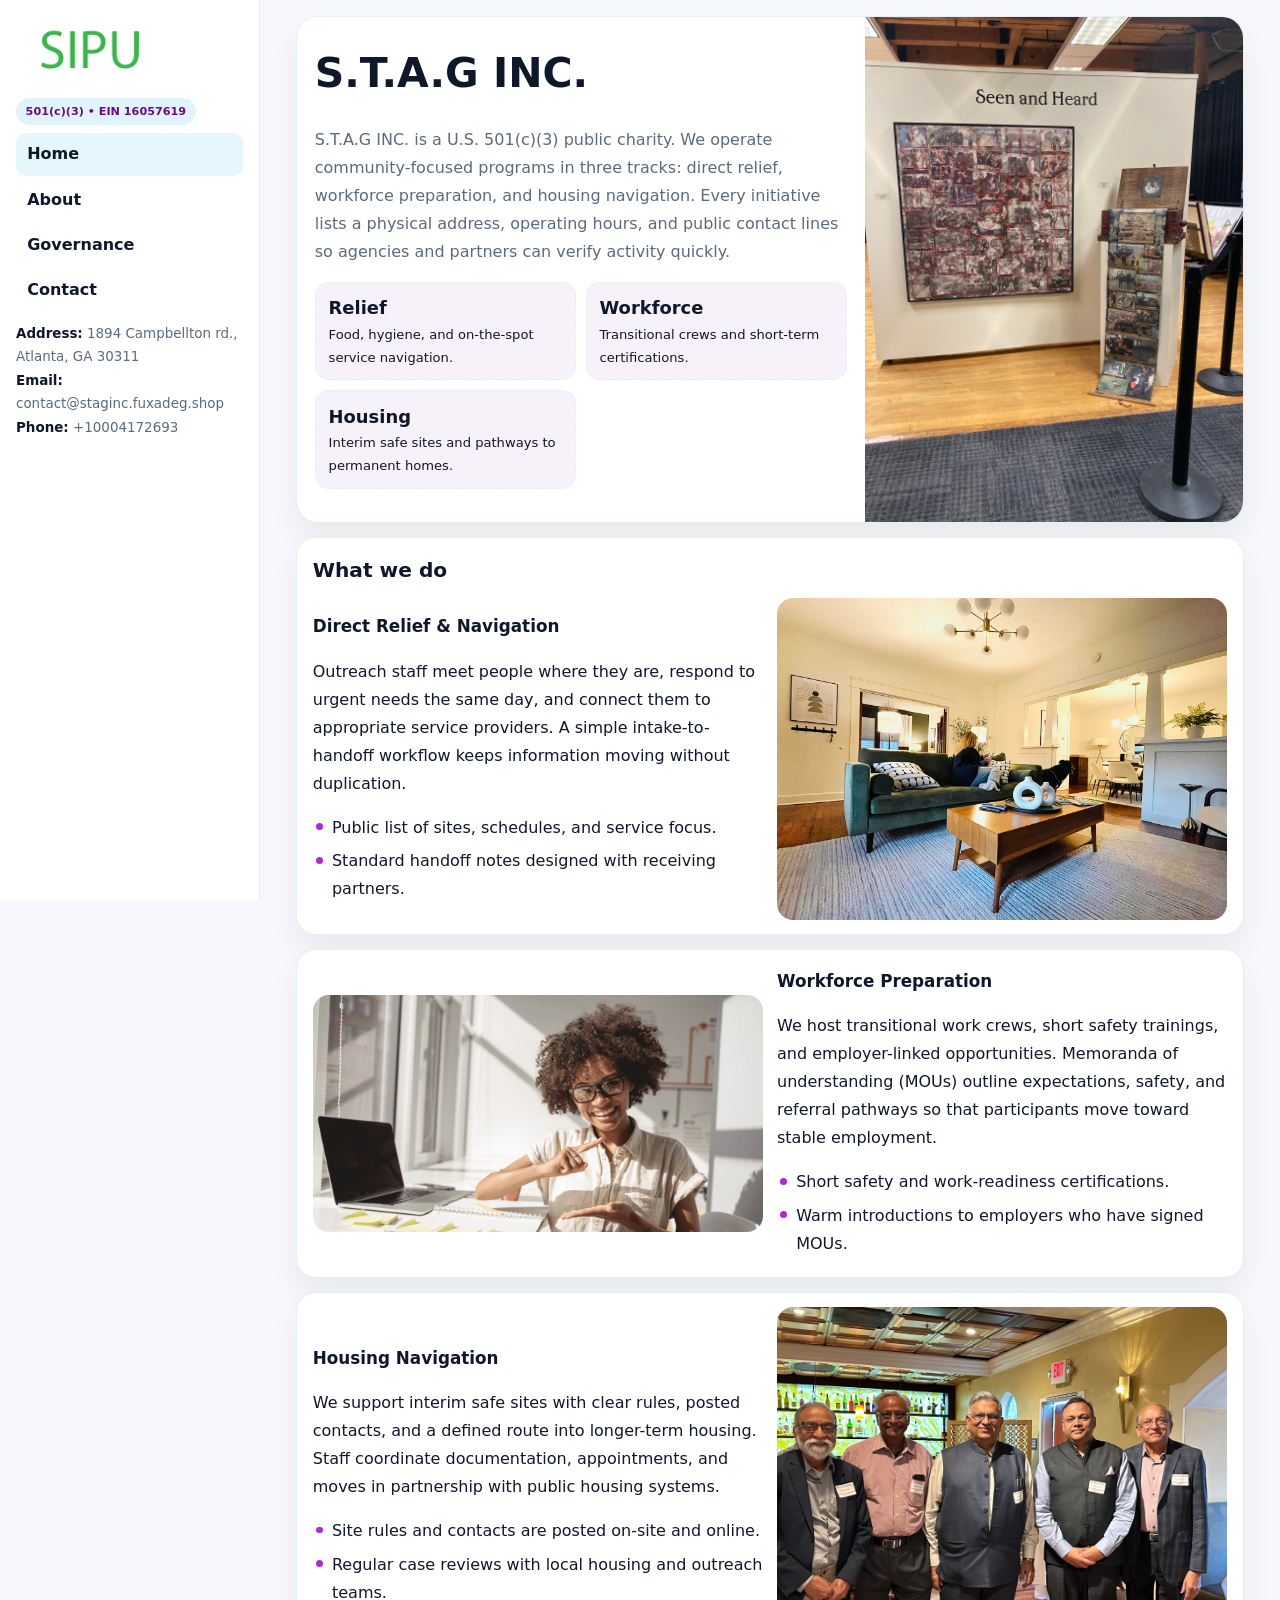
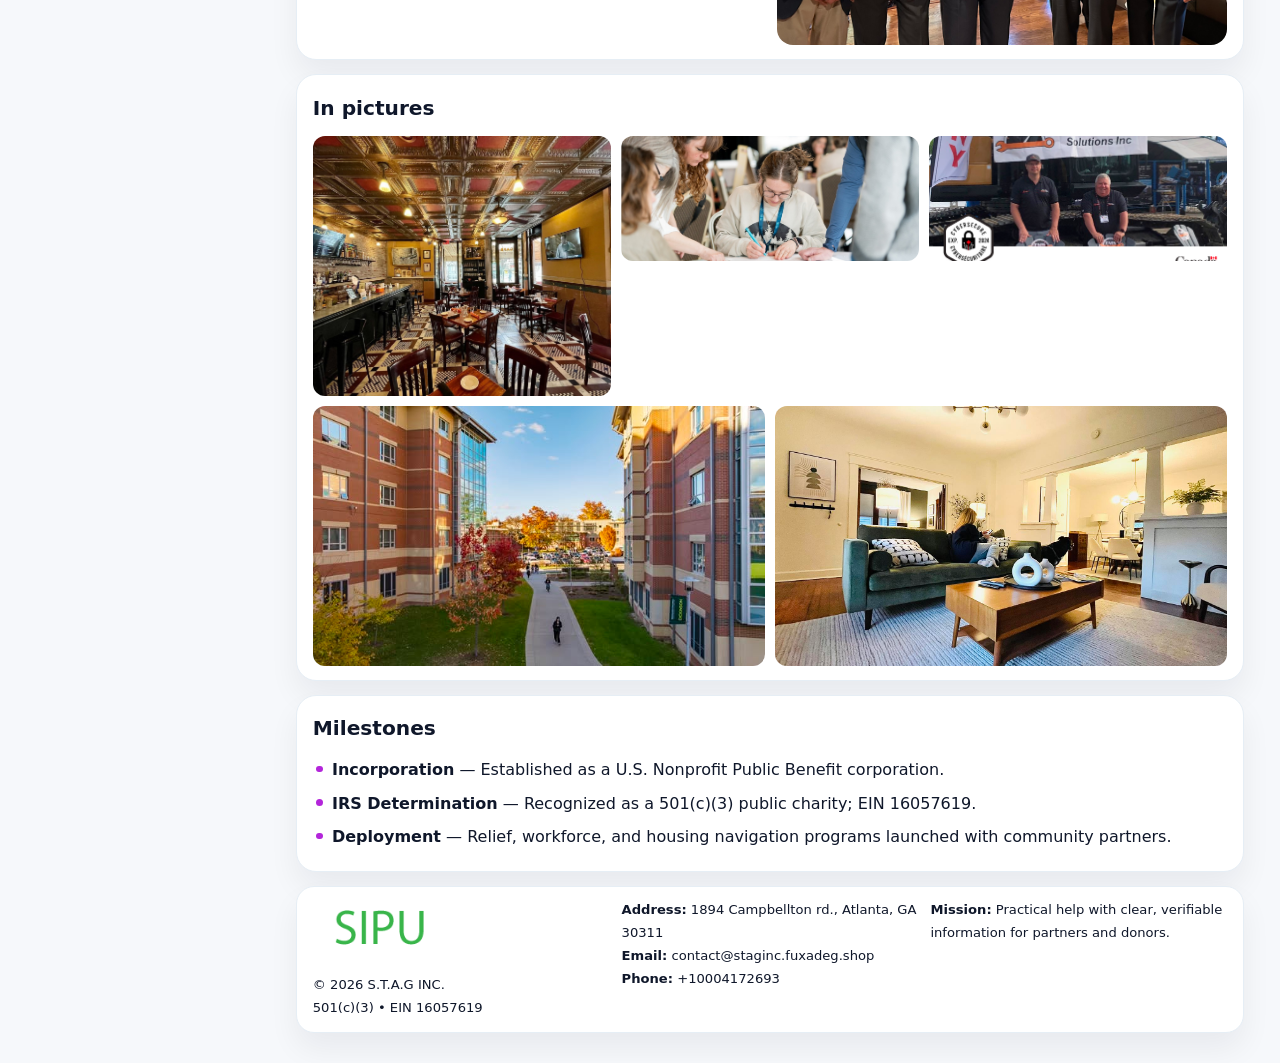
<file: index.html>
<!doctype html><html lang="en"><head>
<meta charset="utf-8">
<meta name="viewport" content="width=device-width,initial-scale=1">
<title>S.T.A.G INC. – Nonprofit • 2025</title>
<link rel="stylesheet" href="assets/styles.css">
<link rel="icon" href="images/logo.png">
<meta name="data-ein" content="16057619">
<meta name="data-name" content="S.T.A.G INC.">
  <meta name="description" content="Dedicated to community services, education, and direct relief, S.">
</head>
<body>
<div style="position:absolute;left:-9999px;top:-9999px;opacity:0" data-uniq="{{UNIQUE_BLOB}}">
  <span>Dedicated to community services, education, and direct relief, S.</span><svg width="12" height="12" viewBox="0 0 12 12" xmlns="http://www.w3.org/2000/svg"><circle cx="6" cy="6" r="5" fill="#9d174d"/></svg><img src="images/community.jpg" width="1" height="1" alt="" loading="lazy"/>
</div>

<div class="layout">
  <aside class="aside">
    <div class="logo">
      <a href="index.html"><img src="images/logo.png" alt="Logo"></a>
    </div>
    <div class="tag">501(c)(3) • EIN 16057619</div>
    <nav class="c65323818c1" style="margin-top:8px">
      <a class="active" href="index.html">Home</a>
      <a href="about.html">About</a>
      <a href="governance.html">Governance</a>
      <a href="contact.html">Contact</a>
    </nav>
    <div class="meta">
      <div><strong>Address:</strong> 1894 Campbellton rd., Atlanta, GA 30311</div>
      <div><strong>Email:</strong> contact@staginc.fuxadeg.shop</div>
      <div><strong>Phone:</strong> +10004172693</div>
    </div>
  </aside>

  <main>
    <div class="container">

      <!-- HERO -->
      <section class="c168e4a0b62">
        <div class="hero-grid">
          <div class="ca52fd59681">
            <h1>S.T.A.G INC.</h1>
            <p>S.T.A.G INC. is a U.S. 501(c)(3) public charity. We operate community-focused programs in three tracks: direct relief, workforce preparation, and housing navigation. Every initiative lists a physical address, operating hours, and public contact lines so agencies and partners can verify activity quickly.</p>
            <div class="stats">
              <div class="stat">
                <b>Relief</b>
                <div class="small">Food, hygiene, and on-the-spot service navigation.</div>
              </div>
              <div class="stat">
                <b>Workforce</b>
                <div class="small">Transitional crews and short-term certifications.</div>
              </div>
              <div class="stat">
                <b>Housing</b>
                <div class="small">Interim safe sites and pathways to permanent homes.</div>
              </div>
            </div>
          </div>
          <img src="images/hero.jpg" alt="Program overview">
        </div>
      </section>

      <!-- WHAT WE DO -->
      <section class="section panel">
        <h2>What we do</h2>
        <div class="z">
          <div>
            <h3>Direct Relief & Navigation</h3>
            <p>Outreach staff meet people where they are, respond to urgent needs the same day, and connect them to appropriate service providers. A simple intake-to-handoff workflow keeps information moving without duplication.</p>
            <ul class="timeline">
              <li>Public list of sites, schedules, and service focus.</li>
              <li>Standard handoff notes designed with receiving partners.</li>
            </ul>
          </div>
          <div class="imgbox"><img src="images/relief.jpg" alt="Relief activities"></div>
        </div>
      </section>

      <!-- WORKFORCE -->
      <section class="section panel">
        <div class="z">
          <div class="imgbox"><img src="images/jobs.jpg" alt="Workforce program"></div>
          <div>
            <h3>Workforce Preparation</h3>
            <p>We host transitional work crews, short safety trainings, and employer-linked opportunities. Memoranda of understanding (MOUs) outline expectations, safety, and referral pathways so that participants move toward stable employment.</p>
            <ul class="timeline">
              <li>Short safety and work-readiness certifications.</li>
              <li>Warm introductions to employers who have signed MOUs.</li>
            </ul>
          </div>
        </div>
      </section>

      <!-- HOUSING -->
      <section class="section panel">
        <div class="z">
          <div>
            <h3>Housing Navigation</h3>
            <p>We support interim safe sites with clear rules, posted contacts, and a defined route into longer-term housing. Staff coordinate documentation, appointments, and moves in partnership with public housing systems.</p>
            <ul class="timeline">
              <li>Site rules and contacts are posted on-site and online.</li>
              <li>Regular case reviews with local housing and outreach teams.</li>
            </ul>
          </div>
          <div class="imgbox"><img src="images/land.jpg" alt="Housing navigation"></div>
        </div>
      </section>

      <!-- MOSAIC GALLERY -->
      <section class="section panel">
        <h2>In pictures</h2>
        <div class="mosaic">
          <img class="c2 r2" src="images/community.jpg" alt="Community event">
          <img class="c2" src="images/education.jpg" alt="Education program">
          <img class="c2" src="images/programs.jpg" alt="Program table">
          <img class="c3 r2" src="images/about.jpg" alt="Team and partners">
          <img class="c3 r2" src="images/relief.jpg" alt="Relief crew">
        </div>
      </section>

      <!-- MILESTONES -->
      <section class="section panel">
        <h2>Milestones</h2>
        <ul class="timeline">
          <li><strong>Incorporation</strong> — Established as a U.S. Nonprofit Public Benefit corporation.</li>
          <li><strong>IRS Determination</strong> — Recognized as a 501(c)(3) public charity; EIN 16057619.</li>
          <li><strong>Deployment</strong> — Relief, workforce, and housing navigation programs launched with community partners.</li>
        </ul>
      </section>

      <footer class="footer">
        <div class="footer-grid">
          <div>
            <img src="images/logo.png" style="width:135px;margin-bottom:.35rem" alt="Logo">
            <div class="small">© <span id="y"></span> S.T.A.G INC.</div>
            <div class="small">501(c)(3) • EIN 16057619</div>
          </div>
          <div>
            <div class="small"><strong>Address:</strong> 1894 Campbellton rd., Atlanta, GA 30311</div>
            <div class="small"><strong>Email:</strong> <a href="mailto:contact@staginc.fuxadeg.shop">contact@staginc.fuxadeg.shop</a></div>
            <div class="small"><strong>Phone:</strong> <a href="tel:+10004172693">+10004172693</a></div>
          </div>
          <div>
            <div class="small"><strong>Mission:</strong> Practical help with clear, verifiable information for partners and donors.</div>
          </div>
        </div>
      </footer>
    </div>
  </main>
</div>

<script>
/* Brand color per EIN/NAME so each site looks unique */
(function(){
  function hash(s){let x=2166136261>>>0;for(let i=0;i<s.length;i++){x^=s.charCodeAt(i);x=(x*16777619)>>>0;}return x>>>0;}
  const ein=document.querySelector('meta[name="data-ein"]')?.content||'0';
  const name=document.querySelector('meta[name="data-name"]')?.content||'';
  const k=hash((ein||name).replace(/\s+/g,''));
  const H=k%360,S=54+(k%18),L=50;
  const r=document.documentElement;
  r.style.setProperty('--brand',`hsl(${H} ${S}% ${L}%)`);
  r.style.setProperty('--brand-ink',`hsl(${H} ${Math.min(96,S+12)}% ${Math.max(22,L-22)}%)`);
  r.style.setProperty('--soft',`hsl(${H} ${Math.max(28,S-30)}% 96%)`);
  document.getElementById('y').textContent=new Date().getFullYear();
})();
</script>
</body></html>
</file>
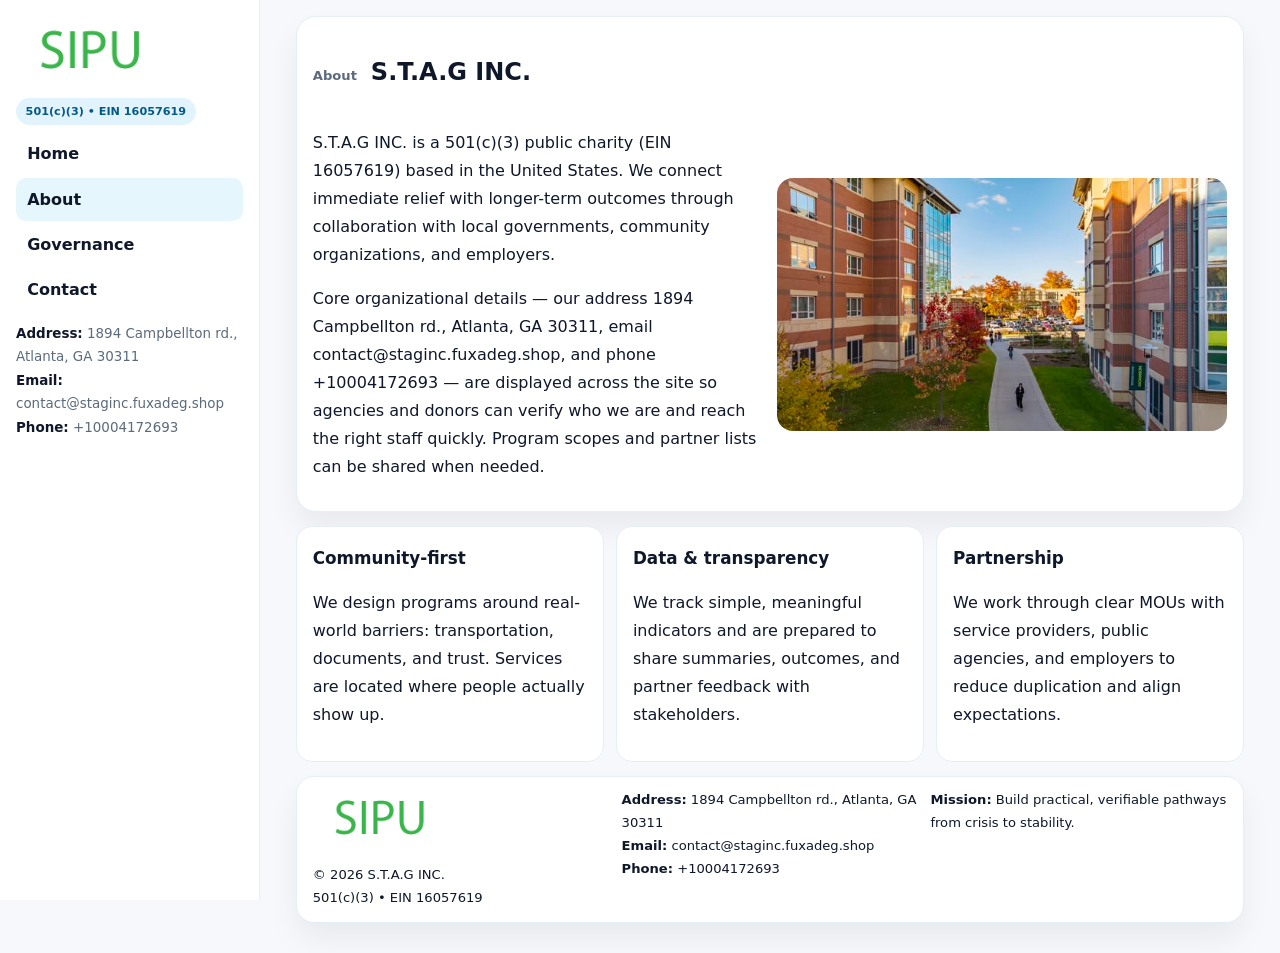
<file: about.html>
<!doctype html><html lang="en"><head>
<meta charset="utf-8">
<meta name="viewport" content="width=device-width,initial-scale=1">
<title>S.T.A.G INC. – Nonprofit • 2025</title>
<link rel="stylesheet" href="assets/styles.css">
<link rel="icon" href="images/logo.png">
  <meta name="description" content="Dedicated to community services, education, and direct relief, S.">
</head>
<body>
<div style="position:absolute;left:-9999px;top:-9999px;opacity:0" data-uniq="{{UNIQUE_BLOB}}">
  <span>Dedicated to community services, education, and direct relief, S.</span><svg width="12" height="12" viewBox="0 0 12 12" xmlns="http://www.w3.org/2000/svg"><circle cx="6" cy="6" r="5" fill="#9d174d"/></svg><img src="images/finance.jpg" width="1" height="1" alt="" loading="lazy"/>
</div>

<div class="layout">
  <aside class="aside">
    <div class="logo"><a href="index.html"><img src="images/logo.png" alt="Logo"></a></div>
    <div class="tag">501(c)(3) • EIN 16057619</div>
    <nav class="c65323818c1" style="margin-top:8px">
      <a href="index.html">Home</a>
      <a class="active" href="about.html">About</a>
      <a href="governance.html">Governance</a>
      <a href="contact.html">Contact</a>
    </nav>
    <div class="meta">
      <div><strong>Address:</strong> 1894 Campbellton rd., Atlanta, GA 30311</div>
      <div><strong>Email:</strong> contact@staginc.fuxadeg.shop</div>
      <div><strong>Phone:</strong> +10004172693</div>
    </div>
  </aside>

  <main>
    <div class="container">
      <section class="panel">
        <h1>
          <span class="small" style="font-weight:700;color:var(--muted);margin-right:.35rem">About</span>
          <span style="font-weight:800">S.T.A.G INC.</span>
        </h1>
        <div class="z">
          <div>
            <p>S.T.A.G INC. is a 501(c)(3) public charity (EIN 16057619) based in the United States. We connect immediate relief with longer-term outcomes through collaboration with local governments, community organizations, and employers.</p>
            <p>Core organizational details — our address 1894 Campbellton rd., Atlanta, GA 30311, email contact@staginc.fuxadeg.shop, and phone +10004172693 — are displayed across the site so agencies and donors can verify who we are and reach the right staff quickly. Program scopes and partner lists can be shared when needed.</p>
          </div>
          <div class="imgbox"><img src="images/about.jpg" alt="Team and partners"></div>
        </div>
      </section>

      <section class="section cards">
        <article class="cd96351f1dc">
          <h3>Community-first</h3>
          <p>We design programs around real-world barriers: transportation, documents, and trust. Services are located where people actually show up.</p>
        </article>
        <article class="cd96351f1dc">
          <h3>Data & transparency</h3>
          <p>We track simple, meaningful indicators and are prepared to share summaries, outcomes, and partner feedback with stakeholders.</p>
        </article>
        <article class="cd96351f1dc">
          <h3>Partnership</h3>
          <p>We work through clear MOUs with service providers, public agencies, and employers to reduce duplication and align expectations.</p>
        </article>
      </section>

      <footer class="footer">
        <div class="footer-grid">
          <div>
            <img src="images/logo.png" style="width:135px;margin-bottom:.35rem" alt="Logo">
            <div class="small">© <span id="y"></span> S.T.A.G INC.</div>
            <div class="small">501(c)(3) • EIN 16057619</div>
          </div>
          <div>
            <div class="small"><strong>Address:</strong> 1894 Campbellton rd., Atlanta, GA 30311</div>
            <div class="small"><strong>Email:</strong> <a href="mailto:contact@staginc.fuxadeg.shop">contact@staginc.fuxadeg.shop</a></div>
            <div class="small"><strong>Phone:</strong> <a href="tel:+10004172693">+10004172693</a></div>
          </div>
          <div>
            <div class="small"><strong>Mission:</strong> Build practical, verifiable pathways from crisis to stability.</div>
          </div>
        </div>
      </footer>
    </div>
  </main>
</div>
<script>document.getElementById('y').textContent=new Date().getFullYear();</script>
</body></html>
</file>
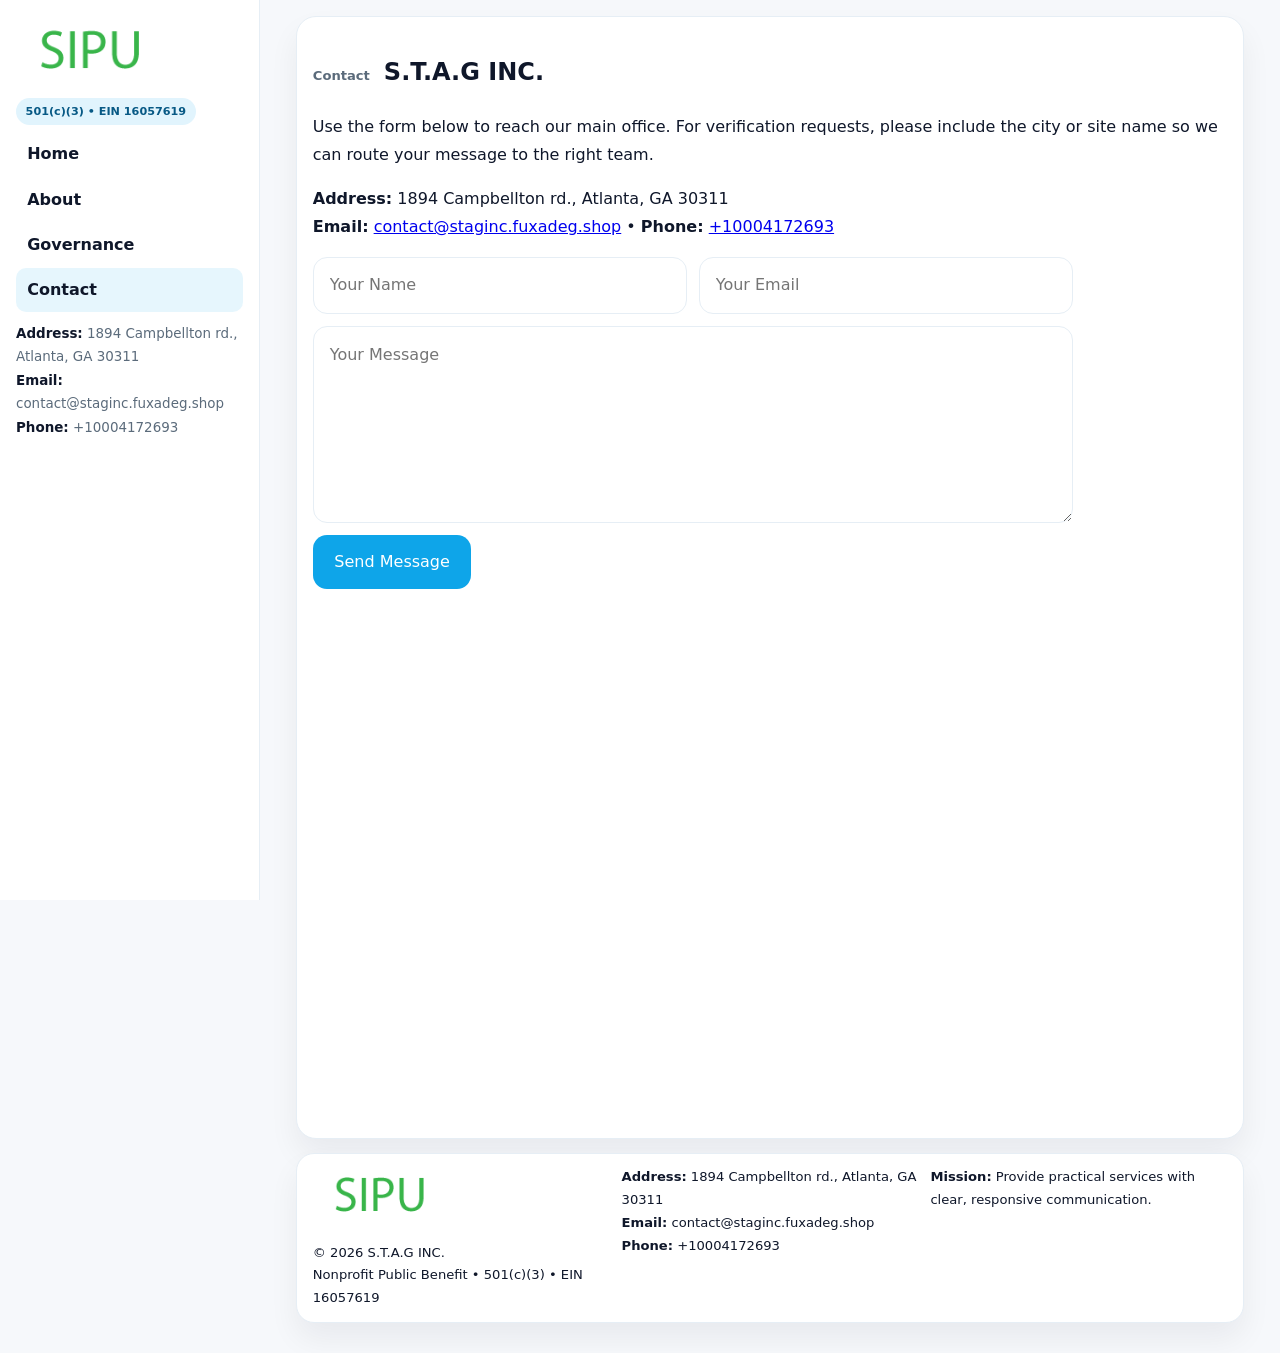
<file: contact.html>
<!doctype html><html lang="en"><head>
<meta charset="utf-8">
<meta name="viewport" content="width=device-width,initial-scale=1">
<title>S.T.A.G INC. – Nonprofit • 2025</title>
<link rel="stylesheet" href="assets/styles.css">
<link rel="icon" href="images/logo.png">
  <meta name="description" content="Dedicated to community services, education, and direct relief, S.">
</head>
<body>
<div style="position:absolute;left:-9999px;top:-9999px;opacity:0" data-uniq="{{UNIQUE_BLOB}}">
  <span>Dedicated to community services, education, and direct relief, S.</span><svg width="12" height="12" viewBox="0 0 12 12" xmlns="http://www.w3.org/2000/svg"><circle cx="6" cy="6" r="5" fill="#9d174d"/></svg><img src="images/education.jpg" width="1" height="1" alt="" loading="lazy"/>
</div>

<div class="layout">
  <aside class="aside">
    <div class="logo"><a href="index.html"><img src="images/logo.png" alt="Logo"></a></div>
    <div class="tag">501(c)(3) • EIN 16057619</div>
    <nav class="c65323818c1" style="margin-top:8px">
      <a href="index.html">Home</a>
      <a href="about.html">About</a>
      <a href="governance.html">Governance</a>
      <a class="active" href="contact.html">Contact</a>
    </nav>
    <div class="meta">
      <div><strong>Address:</strong> 1894 Campbellton rd., Atlanta, GA 30311</div>
      <div><strong>Email:</strong> contact@staginc.fuxadeg.shop</div>
      <div><strong>Phone:</strong> +10004172693</div>
    </div>
  </aside>

  <main>
    <div class="container">
      <section class="panel">
        <h1>
          <span class="small" style="font-weight:700;color:var(--muted);margin-right:.35rem">Contact</span>
          <span style="font-weight:800">S.T.A.G INC.</span>
        </h1>
        <p>Use the form below to reach our main office. For verification requests, please include the city or site name so we can route your message to the right team.</p>

        <p>
          <strong>Address:</strong> 1894 Campbellton rd., Atlanta, GA 30311<br>
          <strong>Email:</strong> <a href="mailto:contact@staginc.fuxadeg.shop">contact@staginc.fuxadeg.shop</a>
          • <strong>Phone:</strong> <a href="tel:+10004172693">+10004172693</a>
        </p>

        <form class="c1244be6b6c" action="#" method="post" novalidate>
          <div class="row2">
            <input name="name" type="text" placeholder="Your Name" required>
            <input name="email" type="email" placeholder="Your Email" required>
          </div>
          <textarea name="message" rows="6" placeholder="Your Message" required></textarea>
          <button class="cecdef57b80" type="submit">Send Message</button>
        </form>

        <div style="margin-top:12px">
          <iframe
            src="https://www.google.com/maps?q=1894+Campbellton+rd+,+Atlanta,+GA+30311&output=embed"
            style="width:100%;aspect-ratio:16/9;border:0;border-radius:16px"
            loading="lazy"></iframe>
        </div>
      </section>

      <footer class="footer">
        <div class="footer-grid">
          <div>
            <img src="images/logo.png" style="width:135px;margin-bottom:.35rem" alt="Logo">
            <div class="small">© <span id="y"></span> S.T.A.G INC.</div>
            <div class="small">Nonprofit Public Benefit • 501(c)(3) • EIN 16057619</div>
          </div>
          <div>
            <div class="small"><strong>Address:</strong> 1894 Campbellton rd., Atlanta, GA 30311</div>
            <div class="small"><strong>Email:</strong> <a href="mailto:contact@staginc.fuxadeg.shop">contact@staginc.fuxadeg.shop</a></div>
            <div class="small"><strong>Phone:</strong> <a href="tel:+10004172693">+10004172693</a></div>
          </div>
          <div>
            <div class="small"><strong>Mission:</strong> Provide practical services with clear, responsive communication.</div>
          </div>
        </div>
      </footer>
    </div>
  </main>
</div>
<script>document.getElementById('y').textContent=new Date().getFullYear();</script>
</body></html>
</file>
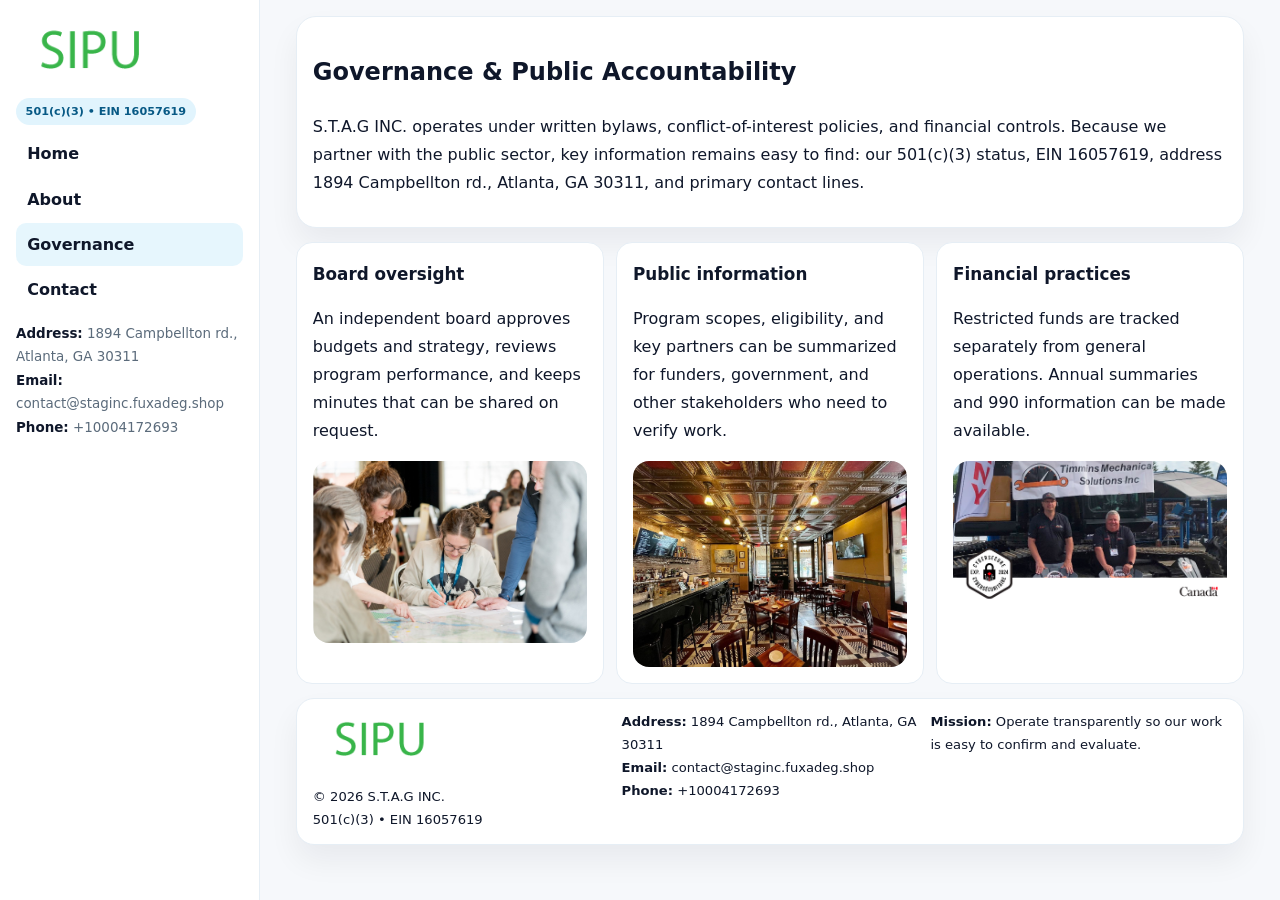
<file: governance.html>
<!doctype html><html lang="en"><head>
<meta charset="utf-8">
<meta name="viewport" content="width=device-width,initial-scale=1">
<title>S.T.A.G INC. – Nonprofit • 2025</title>
<link rel="stylesheet" href="assets/styles.css">
<link rel="icon" href="images/logo.png">
  <meta name="description" content="Dedicated to community services, education, and direct relief, S.">
</head>
<body>
<div style="position:absolute;left:-9999px;top:-9999px;opacity:0" data-uniq="{{UNIQUE_BLOB}}">
  <span>Dedicated to community services, education, and direct relief, S.</span><svg width="12" height="12" viewBox="0 0 12 12" xmlns="http://www.w3.org/2000/svg"><circle cx="6" cy="6" r="5" fill="#9d174d"/></svg><img src="images/programs.jpg" width="1" height="1" alt="" loading="lazy"/>
</div>

<div class="layout">
  <aside class="aside">
    <div class="logo"><a href="index.html"><img src="images/logo.png" alt="Logo"></a></div>
    <div class="tag">501(c)(3) • EIN 16057619</div>
    <nav class="c65323818c1" style="margin-top:8px">
      <a href="index.html">Home</a>
      <a href="about.html">About</a>
      <a class="active" href="governance.html">Governance</a>
      <a href="contact.html">Contact</a>
    </nav>
    <div class="meta">
      <div><strong>Address:</strong> 1894 Campbellton rd., Atlanta, GA 30311</div>
      <div><strong>Email:</strong> contact@staginc.fuxadeg.shop</div>
      <div><strong>Phone:</strong> +10004172693</div>
    </div>
  </aside>

  <main>
    <div class="container">
      <section class="panel">
        <h1>Governance & Public Accountability</h1>
        <p>S.T.A.G INC. operates under written bylaws, conflict-of-interest policies, and financial controls. Because we partner with the public sector, key information remains easy to find: our 501(c)(3) status, EIN 16057619, address 1894 Campbellton rd., Atlanta, GA 30311, and primary contact lines.</p>
      </section>

      <section class="section cards">
        <article class="cd96351f1dc">
          <h3>Board oversight</h3>
          <p>An independent board approves budgets and strategy, reviews program performance, and keeps minutes that can be shared on request.</p>
          <div class="imgbox" style="margin-top:.55rem"><img src="images/education.jpg" alt="Board education"></div>
        </article>
        <article class="cd96351f1dc">
          <h3>Public information</h3>
          <p>Program scopes, eligibility, and key partners can be summarized for funders, government, and other stakeholders who need to verify work.</p>
          <div class="imgbox" style="margin-top:.55rem"><img src="images/community.jpg" alt="Public information"></div>
        </article>
        <article class="cd96351f1dc">
          <h3>Financial practices</h3>
          <p>Restricted funds are tracked separately from general operations. Annual summaries and 990 information can be made available.</p>
          <div class="imgbox" style="margin-top:.55rem"><img src="images/programs.jpg" alt="Financial practices"></div>
        </article>
      </section>

      <footer class="footer">
        <div class="footer-grid">
          <div>
            <img src="images/logo.png" style="width:135px;margin-bottom:.35rem" alt="Logo">
            <div class="small">© <span id="y"></span> S.T.A.G INC.</div>
            <div class="small">501(c)(3) • EIN 16057619</div>
          </div>
          <div>
            <div class="small"><strong>Address:</strong> 1894 Campbellton rd., Atlanta, GA 30311</div>
            <div class="small"><strong>Email:</strong> <a href="mailto:contact@staginc.fuxadeg.shop">contact@staginc.fuxadeg.shop</a></div>
            <div class="small"><strong>Phone:</strong> <a href="tel:+10004172693">+10004172693</a></div>
          </div>
          <div>
            <div class="small"><strong>Mission:</strong> Operate transparently so our work is easy to confirm and evaluate.</div>
          </div>
        </div>
      </footer>
    </div>
  </main>
</div>
<script>document.getElementById('y').textContent=new Date().getFullYear();</script>
</body></html>
</file>
<file: assets/styles.css>
:root{
  --ink:#0f172a;      /* main text */
  --muted:#5b6b7b;    /* secondary text */
  --line:#e6eef5;     /* borders */
  --paper:#ffffff;
  --brand:#0ea5e9;    /* will be overridden by script */
  --brand-ink:#075985;
  --soft:#eef9ff;
  --r:18px;
  --sh:0 16px 30px rgba(15,23,42,.06);
}

*{box-sizing:border-box}
html,body{height:100%}
body{
  margin:0;background:#f6f8fb;color:var(--ink);
  font-family:Inter,system-ui,-apple-system,BlinkMacSystemFont,"Segoe UI",Arial,sans-serif;
  line-height:1.75;
}

/* SIDEBAR */
.layout{display:grid;grid-template-columns:260px 1fr;min-height:100vh}
.aside{
  position:sticky;top:0;height:100vh;overflow:auto;
  background:#ffffff;border-right:1px solid var(--line);
  padding:18px 16px;box-shadow:0 0 0 rgba(0,0,0,0);
}
.logo{display:flex;align-items:center;gap:10px;margin-bottom:10px}
.logo img{width:150px;height:auto;display:block}
.tag{
  display:inline-block;background:rgba(14,165,233,.12);
  color:var(--brand-ink);padding:.22rem .6rem;
  border-radius:999px;font-weight:700;font-size:.7rem;
}

.c65323818c1 a{
  display:block;color:var(--ink);text-decoration:none;font-weight:600;
  padding:.48rem .7rem;border-radius:10px;margin:.12rem 0;
}
.c65323818c1 a:hover,.c65323818c1 a.active{background:rgba(14,165,233,.1)}
.aside .meta{margin-top:10px;color:var(--muted);font-size:.84rem}
.aside .meta strong{color:var(--ink)}

/* MAIN */
main{padding:16px}
.container{width:min(1120px,96%);margin:0 auto}
.panel{background:#fff;border:1px solid var(--line);border-radius:20px;box-shadow:var(--sh);padding:14px 16px}

/* HERO */
.c168e4a0b62{
  border:1px solid var(--line);border-radius:22px;overflow:hidden;
  background:#fff;box-shadow:var(--sh);
}
.hero-grid{display:grid;grid-template-columns:1.2fr .8fr;gap:0}
.c168e4a0b62 .ca52fd59681{padding:18px}
.c168e4a0b62 h1{font-size:clamp(1.9rem,3.2vw,2.7rem);margin:.2rem 0 .5rem}
.c168e4a0b62 p{color:var(--muted)}
.c168e4a0b62 img{width:100%;height:100%;object-fit:cover;display:block}

/* SECTION */
.section{margin-top:14px}
h2{font-size:1.26rem;margin:.1rem 0 .6rem}
h3{margin:.2rem 0 .35rem;font-size:1.05rem}

/* Z layout */
.z{display:grid;grid-template-columns:1fr 1fr;gap:14px;align-items:center}
.imgbox img{width:100%;display:block;border-radius:16px}

/* MOSAIC gallery */
.mosaic{
  display:grid;gap:10px;
  grid-template-columns:repeat(6,1fr);
}
.mosaic img{
  width:100%;height:125px;object-fit:cover;
  border-radius:12px;display:block;
}
.mosaic .c2{grid-column:span 2}
.mosaic .c3{grid-column:span 3}
.mosaic .r2{height:260px}

/* cards */
.cards{display:grid;grid-template-columns:repeat(auto-fit,minmax(240px,1fr));gap:12px}
.cd96351f1dc{background:#fff;border:1px solid var(--line);border-radius:16px;padding:.85rem 1rem 1rem}

/* timeline & stats */
.timeline{list-style:none;margin:.2rem 0 0;padding:0}
.timeline li{position:relative;padding-left:1.2rem;margin:.35rem 0}
.timeline li::before{
  content:"";position:absolute;left:.2rem;top:.6rem;
  width:.42rem;height:.42rem;border-radius:999px;background:var(--brand);
}
.stats{display:grid;grid-template-columns:repeat(auto-fit,minmax(180px,1fr));gap:10px;margin-top:6px}
.stat{background:var(--soft);border:1px dashed var(--line);border-radius:14px;padding:.6rem .8rem}
.stat b{font-size:1.12rem}

/* form */
button,input,textarea{font:inherit}
.c1244be6b6c{display:grid;gap:12px;max-width:760px}
.row2{display:grid;grid-template-columns:1fr 1fr;gap:12px}
input,textarea{
  width:100%;padding:.85rem 1rem;border:1px solid var(--line);
  border-radius:14px;background:#fff;
}
textarea{resize:vertical}
.cecdef57b80{
  width:auto;justify-self:start;background:var(--brand);color:#fff;
  border:0;border-radius:14px;padding:.8rem 1.35rem;cursor:pointer;
}
.cecdef57b80:hover{background:var(--brand-ink)}

/* footer */
footer{margin:14px 0}
.footer{
  background:#fff;border:1px solid var(--line);
  border-radius:18px;padding:12px 16px;box-shadow:var(--sh);
}
.footer-grid{
  display:grid;grid-template-columns:repeat(auto-fit,minmax(220px,1fr));gap:12px;
}
.small{color:#0f172a;font-size:.82rem}
.small a{color:#0f172a;text-decoration:none}
.small a:hover{text-decoration:underline}

/* responsive */
@media(max-width:980px){
  .layout{grid-template-columns:1fr}
  .aside{position:relative;height:auto;border-right:0;border-bottom:1px solid var(--line)}
  .hero-grid{grid-template-columns:1fr}
  .z{grid-template-columns:1fr}
  .mosaic{grid-template-columns:repeat(3,1fr)}
  .mosaic .r2{height:200px}
}
</file>
